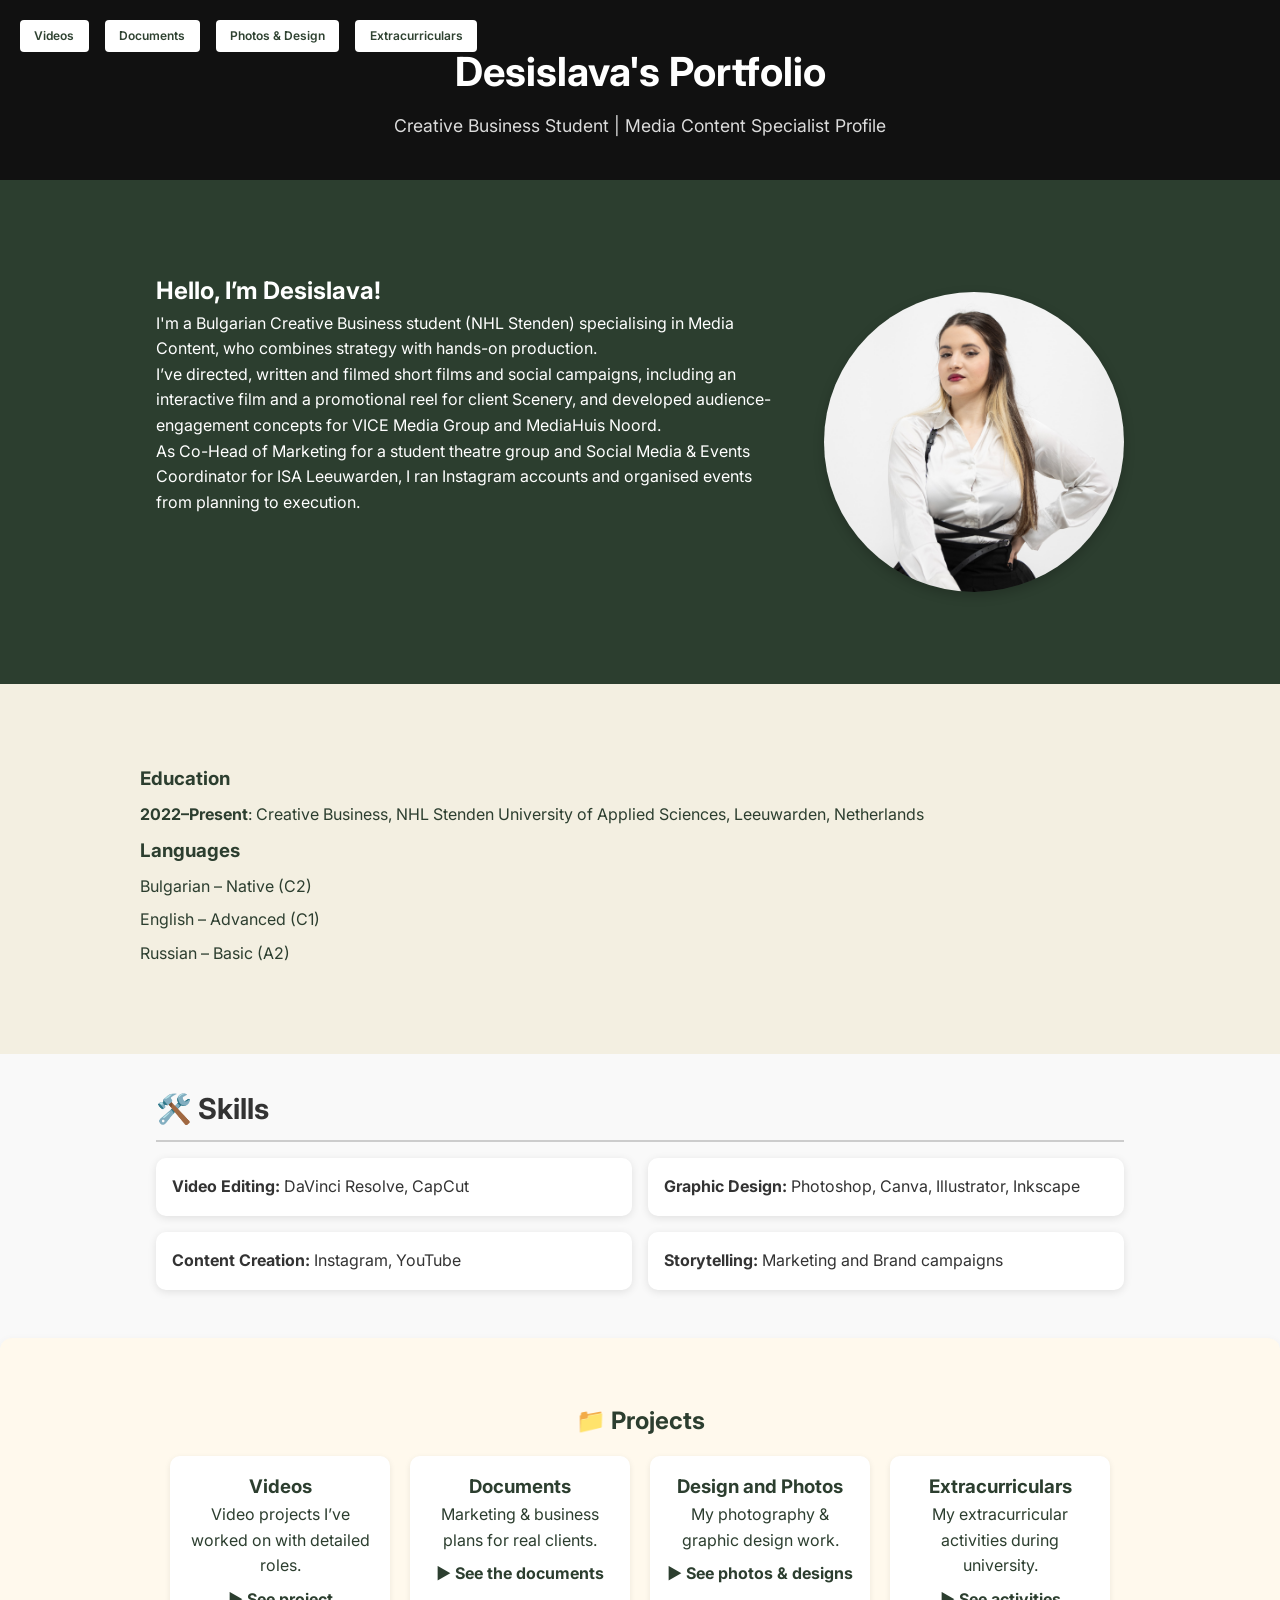
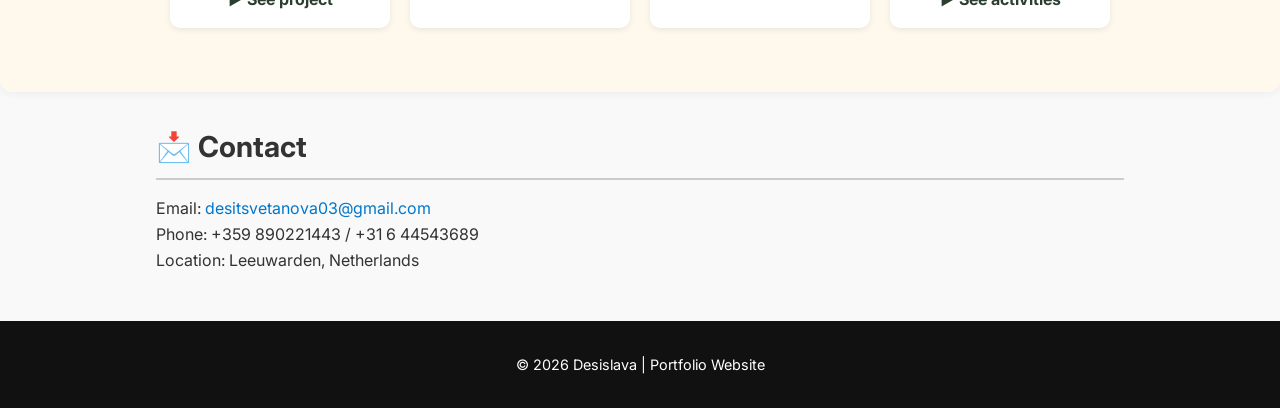
<file: index.html>
<!DOCTYPE html>
<html lang="en">
<head>
  <meta charset="UTF-8" />
  <meta name="viewport" content="width=device-width, initial-scale=1.0" />
  <title>Home</title>

  <!-- Main CSS -->
  <link rel="stylesheet" href="css/style.css" />

  <!-- Fonts -->
  <link href="https://fonts.googleapis.com/css2?family=Inter:wght@400;600;800&display=swap" rel="stylesheet" />

  <!-- AOS Animate on Scroll CSS -->
  <link href="https://cdn.jsdelivr.net/npm/aos@2.3.4/dist/aos.css" rel="stylesheet" />
</head>
<body>

  <!-- Header -->
  <header class="main-header">
    <div class="menu-buttons">
      <a href="project-page1.html">Videos</a>
      <a href="documents.html">Documents</a>
      <a href="photos&design.html">Photos & Design</a>
      <a href="extracurricular.html">Extracurriculars</a>
    </div>
    <h1>Desislava's Portfolio</h1>
    <p>Creative Business Student | Media Content Specialist Profile</p>
  </header>

  <!-- About Section -->
  <section class="about-section" data-aos="fade-in">
    <div class="container about-wrapper">
      <!-- Text Left -->
      <div class="about-text" data-aos="fade-right">
        <h2>Hello, I’m Desislava!</h2>
        <p>
          I'm a Bulgarian Creative Business student (NHL Stenden) specialising in Media Content, who combines strategy with hands-on production. 
          <p></p>I’ve directed, written and filmed short films and social campaigns, including an interactive film and a promotional reel for client Scenery, and developed audience-engagement concepts for VICE Media Group and MediaHuis Noord.</p> 
         <p></p> As Co-Head of Marketing for a student theatre group and Social Media & Events Coordinator for ISA Leeuwarden, I ran Instagram accounts and organised events from planning to execution.</p>
        </p>
        
        <p>
          
        </p>
      </div>

      <!-- Image Right -->
      <div class="about-image" data-aos="fade-left">
        <img src="images/IMG_4377.jpg" alt="Desislava Portrait" />
      </div>
    </div>
  </section>

  <!-- Education + Languages Section -->
  <section class="info-section beige-bg">
    <div class="info-box" data-aos="zoom-in-up">
      <h3>Education</h3>
      <ul>
        <li><strong>2022–Present</strong>: Creative Business, NHL Stenden University of Applied Sciences, Leeuwarden, Netherlands</li>
      </ul>

      <h3>Languages</h3>
      <ul>
        <li>Bulgarian – Native (C2)</li>
        <li>English – Advanced (C1)</li>
        <li>Russian – Basic (A2)</li>
      </ul>
    </div>
  </section>

  <!-- Skills Section -->
  <section class="section">
    <div class="container">
      <h2 data-aos="fade-up">🛠️ Skills</h2>
      <div class="skills">
        <div class="card" data-aos="fade-up" data-aos-delay="100"><strong>Video Editing:</strong> DaVinci Resolve, CapCut</div>
        <div class="card" data-aos="fade-up" data-aos-delay="200"><strong>Graphic Design:</strong> Photoshop, Canva, Illustrator, Inkscape</div>
        <div class="card" data-aos="fade-up" data-aos-delay="300"><strong>Content Creation:</strong> Instagram, YouTube</div>
        <div class="card" data-aos="fade-up" data-aos-delay="400"><strong>Storytelling:</strong> Marketing and Brand campaigns</div>
      </div>
    </div>
  </section>

  <!-- Pages Section -->
  <section class="projects-section">
    <div class="container">
      <h2 data-aos="fade-up">📁 Projects</h2>
      <div class="projects">
        <div class="project" data-aos="zoom-in"><h3>Videos</h3><p>Video projects I’ve worked on with detailed roles.</p><a href="project-page1.html">▶ See project</a></div>
        <div class="project" data-aos="zoom-in" data-aos-delay="100"><h3>Documents</h3><p>Marketing & business plans for real clients.</p><a href="documents.html">▶ See the documents</a></div>
        <div class="project" data-aos="zoom-in" data-aos-delay="200"><h3>Design and Photos</h3><p>My photography & graphic design work.</p><a href="photos&design.html">▶ See photos & designs</a></div>
     <div class="project" data-aos="zoom-in" data-aos-delay="200"><h3>Extracurriculars</h3><p>My extracurricular activities during university.</p><a href="extracurricular.html">▶ See activities</a></div>
      </div>
    </div>
  </section>

  <!-- Contact Section -->
  <section class="section">
    <div class="container">
      <h2 data-aos="fade-up">📩 Contact</h2>
      <p>Email: <a href="mailto:desitsvetanova03@gmail.com">desitsvetanova03@gmail.com</a></p>
      <p>Phone: +359 890221443 / +31 6 44543689</p>
      <p>Location: Leeuwarden, Netherlands</p>
    </div>
  </section>

  <!-- Footer -->
  <footer class="main-footer">
    &copy; 2026 Desislava | Portfolio Website
  </footer>

  <!-- AOS JS -->
  <script src="https://cdn.jsdelivr.net/npm/aos@2.3.4/dist/aos.js"></script>
  <script>
    AOS.init({
      duration: 800,
      once: true
    });
  </script>

</body>
</html>
</file>
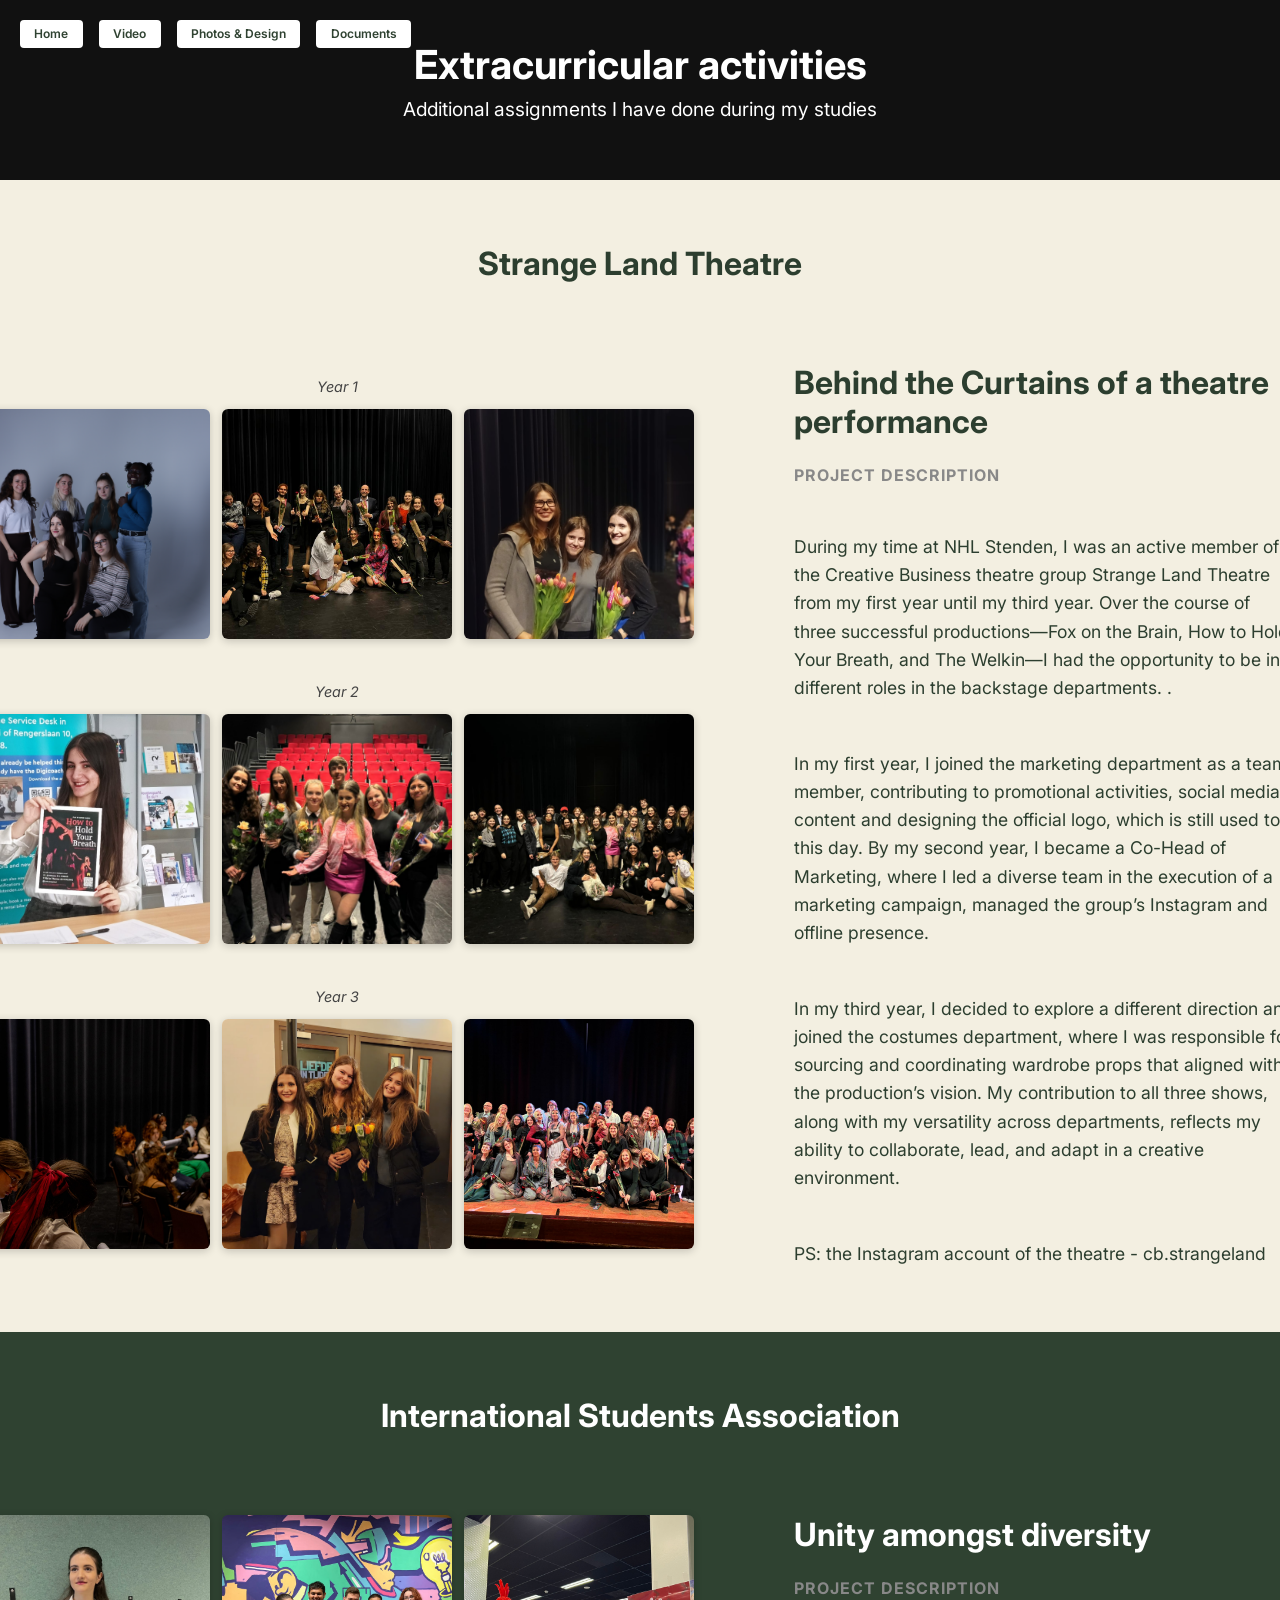
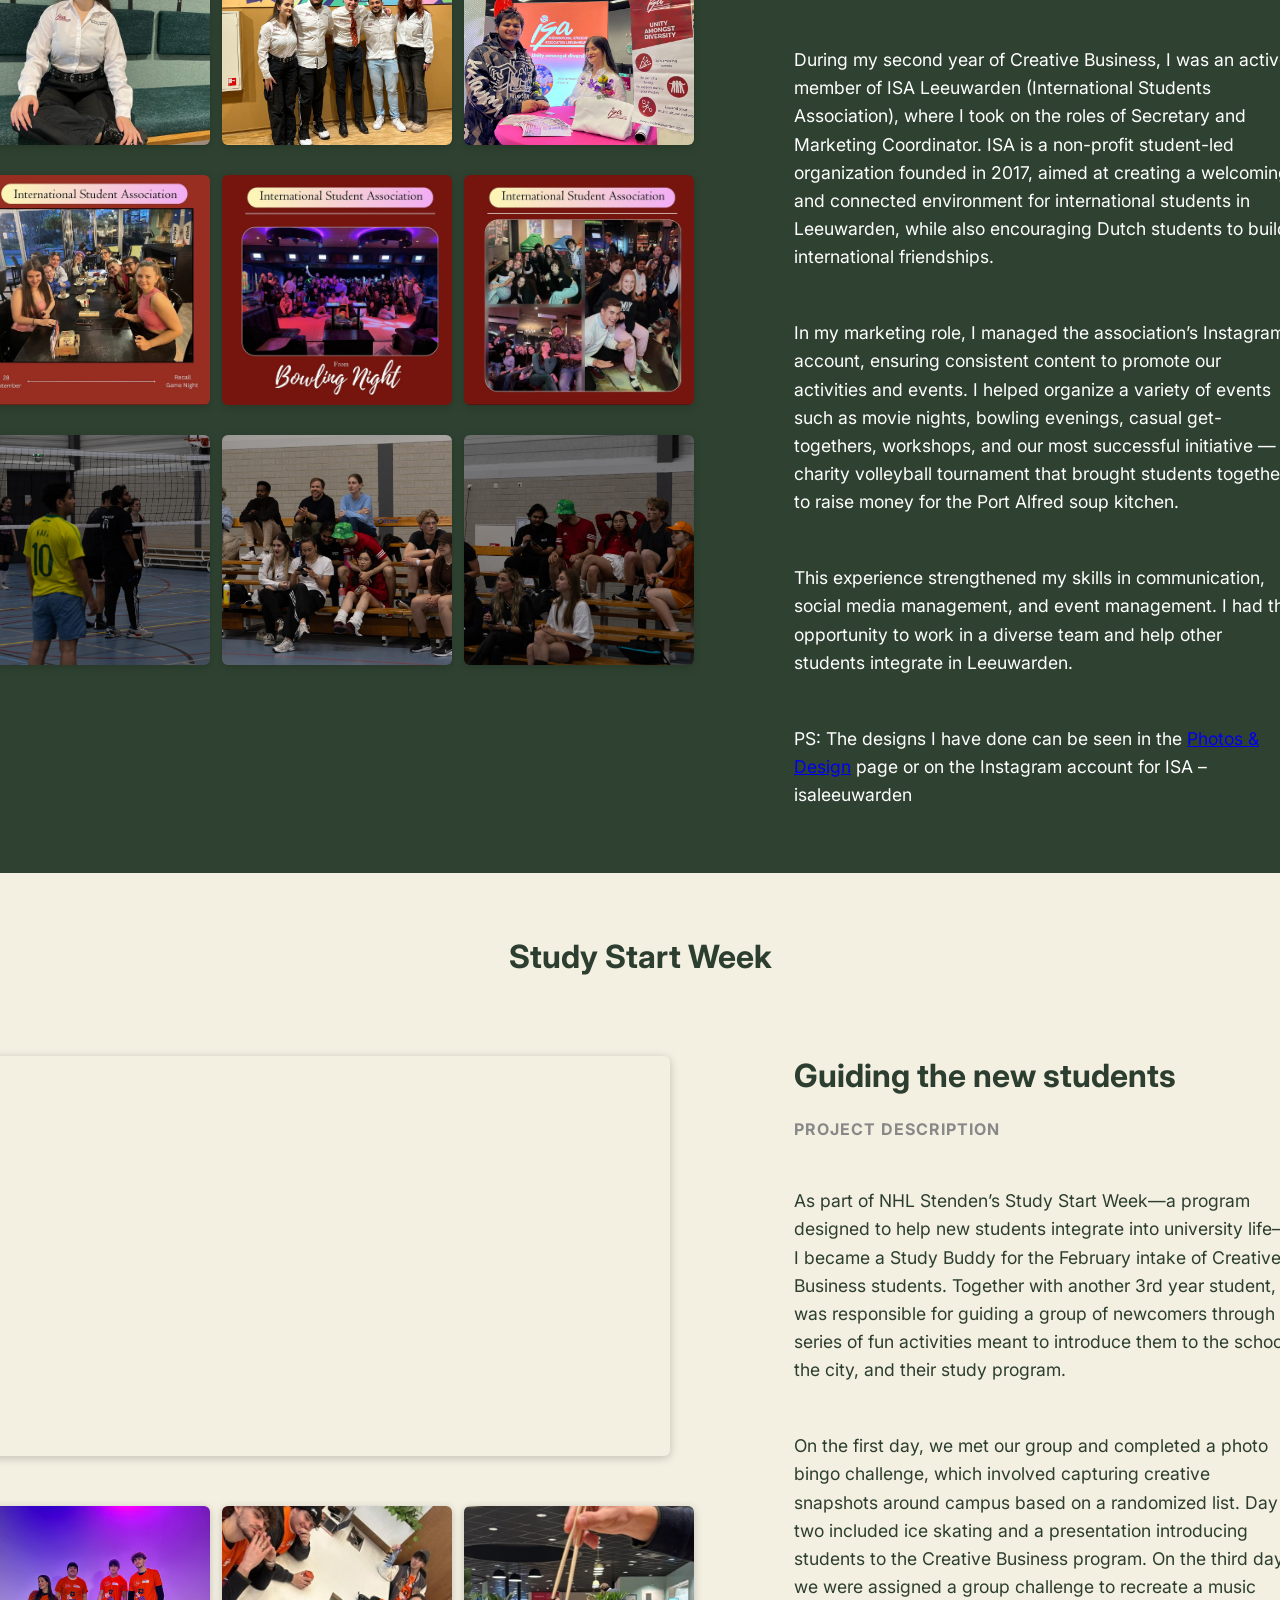
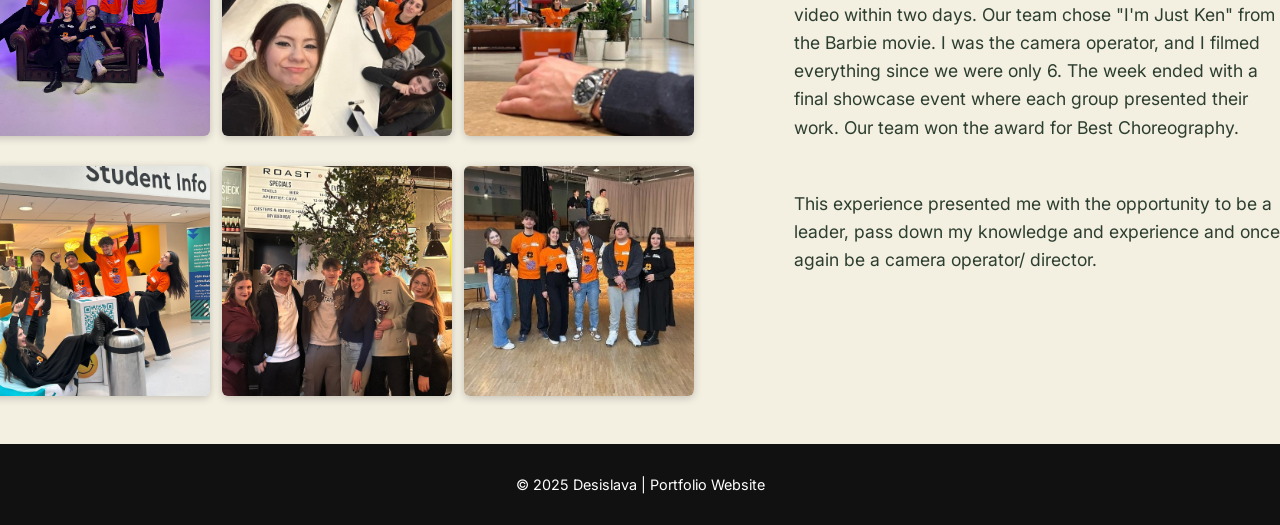
<file: extracurricular.html>
<!DOCTYPE html>
<html lang="en">
<head>
  <meta charset="UTF-8" />
  <meta name="viewport" content="width=device-width, initial-scale=1.0"/>
  <title>Extracurriculars</title>

  <!-- Main CSS -->
  <link rel="stylesheet" href="css/extra.css" />

  <!-- Google Fonts -->
  <link href="https://fonts.googleapis.com/css2?family=Inter:wght@400;600;800&display=swap" rel="stylesheet" />

  <!-- AOS Animate on Scroll CSS -->
  <link href="https://cdn.jsdelivr.net/npm/aos@2.3.4/dist/aos.css" rel="stylesheet" />
</head>
<body>

  <!-- Header -->
  <header data-aos="fade-down">
    <div class="menu-buttons">
      <a href="index.html">Home</a>
      <a href="project-page1.html">Video</a>
      <a href="photos&design.html">Photos & Design</a>
        <a href="documents.html">Documents</a>
    </div>
    <h1>Extracurricular activities</h1>
    <p>Additional assignments I have done during my studies</p>
  </header>

  <!-- Section 1 -Theatre  -->
  <section class="collage-block beige-bg" data-aos="fade-up">
    <h1 class="collage-title" data-aos="fade-right">Strange Land Theatre</h1>
    <div class="collage-wrapper">
      <div class="photo-collage" data-aos="fade-right">
        <div class="photo-grid">

  <!-- Row 1 -->
  <div class="photo-row">
    <p class="photo-caption">Year 1</p>
    <img src="images/marketingY1.JPG" alt="Photo 1">
    <img src="images/marketingY1.3.jpg" alt="Photo 2">
    <img src="images/marketingY1.4.jpg" alt="Photo 3">
  </div>

  <!-- Row 2 -->
  <div class="photo-row">
    <p class="photo-caption">Year 2</p>
    <img src="images/markY2.1.jpg" alt="Photo 4">
    <img src="images/markY2.3.jpg" alt="Photo 5">
    <img src="images/markY2.4.jpg" alt="Photo 6">
  </div>

  <!-- Row 3 -->
  <div class="photo-row">
    <p class="photo-caption">Year 3</p>
    <img src="images/costumes1.jpg" alt="Photo 7">
    <img src="images/costumes3.jpg" alt="Photo 8">
    <img src="images/costumes2.jpg" alt="Photo 9">
  </div>

</div>

      </div>
      <div class="collage-text" data-aos="fade-left">
       
        
        <h2>Behind the Curtains of a theatre performance</h2>
        <h4> Project Description</h4>
        <p>During my time at NHL Stenden, I was an active member of the Creative Business theatre group Strange Land Theatre from my first year until my third year. Over the course of three successful productions—Fox on the Brain, How to Hold Your Breath, and The Welkin—I had the opportunity to be in different roles in the backstage departments. .</p>
        <p>In my first year, I joined the marketing department as a team member, contributing to promotional activities, social media content and designing the official logo, which is still used to this day. By my second year, I became a Co-Head of Marketing, where I led a diverse team in the execution of a marketing campaign, managed the group’s Instagram and offline presence. </p>
        <p>In my third year, I decided to explore a different direction and joined the costumes department, where I was responsible for sourcing and coordinating wardrobe props that aligned with the production’s vision. My contribution to all three shows, along with my versatility across departments, reflects my ability to collaborate, lead, and adapt in a creative environment.</p>
      <p>PS: the Instagram account of the theatre - cb.strangeland</p>
      </div>
    </div>
  </section>


     <!-- Section 2 - ISA -->
<section class="collage-block green-bg" data-aos="fade-up">
  <h1 class="collage-title" data-aos="fade-right">International Students Association </h1>
  <div class="collage-wrapper">
    
    <!-- FIXED: Only ONE photo-collage wrapper -->
    <div class="photo-collage" data-aos="fade-right">
      <div class="photo-grid">

        <!-- Row 4 -->
        <div class="photo-row">
       
          <img src="images/ISAme.jpg" alt="Photo 3">
          <img src="images/ISAGroupP.jpg" alt="Photo 1">
          <img src="images/ISApromo.jpg" alt="Photo 2">
        </div>

        <!-- Row 5 -->
        <div class="photo-row">
         
          <img src="images/ISAGameNight.jpg" alt="Photo 4">
          <img src="images/ISAbowlling2.jpg" alt="Photo 5">
          <img src="images/ISAsomething.jpg" alt="Photo 6">
        </div>

        <!-- Row 6 -->
        <div class="photo-row">
        
          <img src="images/ISAvolleyball1.jpg" alt="Photo 7">
          <img src="images/ISAvolleyball2.jpg" alt="Photo 8">
          <img src="images/ISAvolleyball3.jpg" alt="Photo 9">
        </div>

      </div>
    </div>

    
    <div class="collage-text" data-aos="fade-left">
      <h2>Unity amongst diversity</h2>
      <h4>Project Description </h4>
      <p>During my second year of Creative Business, I was an active member of ISA Leeuwarden (International Students Association), where I took on the roles of Secretary and Marketing Coordinator. ISA is a non-profit student-led organization founded in 2017, aimed at creating a welcoming and connected environment for international students in Leeuwarden, while also encouraging Dutch students to build international friendships.</p>
      <p>In my marketing role, I managed the association’s Instagram account, ensuring consistent content to promote our activities and events. I helped organize a variety of events such as movie nights, bowling evenings, casual get-togethers, workshops, and our most successful initiative — a charity volleyball tournament that brought students together to raise money for the Port Alfred soup kitchen.</p>
      <p>This experience strengthened my skills in communication, social media management, and event management. I had the opportunity to work in a diverse team and help other students integrate in Leeuwarden.</p>
      <p>PS: The designs I have done can be seen in the <a href="photos&design.html" target="_blank">Photos & Design</a> page or on the Instagram account for ISA – isaleeuwarden</p>
    </div>
  </div>
</section>

  


 <!-- Section 3 -SSW  -->
  <section class="collage-block beige-bg" data-aos="fade-up">
    <h1 class="collage-title" data-aos="fade-right">Study Start Week </h1>
    <div class="collage-wrapper">
      <div class="photo-collage" data-aos="fade-right">
        <div class="photo-grid">

  <!-- Row 7 -->
   <div class="video-row">
  <iframe src="https://drive.google.com/file/d/1l4pnS8DKH4mOiqqJtVXYocZ0nD3L-KeN/preview" width="700" height="400" allow="autoplay"></iframe>
</div>




  <!-- Row 8-->
  <div class="photo-row">
    <img src="images/ssw1.jpg" alt="Photo 4">
    <img src="images/ssw2.jpg" alt="Photo 5">
    <img src="images/ssw6.jpg" alt="Photo 6">
   
  </div>

  <!-- Row 9 -->
  <div class="photo-row">
    <img src="images/ssw3.jpg" alt="Photo 7">
    <img src="images/ssw4.jpg" alt="Photo 8">
    <img src="images/ssw5.jpg" alt="Photo 9">
  
  </div>

</div>

      </div>
      <div class="collage-text" data-aos="fade-left">
       
        
        <h2>Guiding the new students</h2>
        <h4> Project Description</h4>
        <p>As part of NHL Stenden’s Study Start Week—a program designed to help new students integrate into university life—I became a Study Buddy for the February intake of Creative Business students. Together with another 3rd year student, I was responsible for guiding a group of newcomers through a series of fun activities meant to introduce them to the school, the city, and their study program.</p>
        <p>On the first day, we met our group and completed a photo bingo challenge, which involved capturing creative snapshots around campus based on a randomized list. Day two included ice skating and a presentation introducing students to the Creative Business program. On the third day, we were assigned a group challenge to recreate a music video within two days. Our team chose "I'm Just Ken" from the Barbie movie. I was the camera operator, and I filmed everything since we were only 6. The week ended with a final showcase event where each group presented their work. Our team  won the award for Best Choreography. </p>
        <p>This experience presented me with the opportunity to be a leader, pass down my knowledge and experience and once again be a camera operator/ director.   </p>
      
      </div>
    </div>
  </section>


  <!-- Footer -->
  <footer class="main-footer" data-aos="fade-up">
    &copy; 2025 Desislava | Portfolio Website
  </footer>

  <!-- AOS JS -->
  <script src="https://cdn.jsdelivr.net/npm/aos@2.3.4/dist/aos.js"></script>
  <script>
    AOS.init({
      duration: 800,
      once: true
    });
  </script>

</body>
</html>
</file>
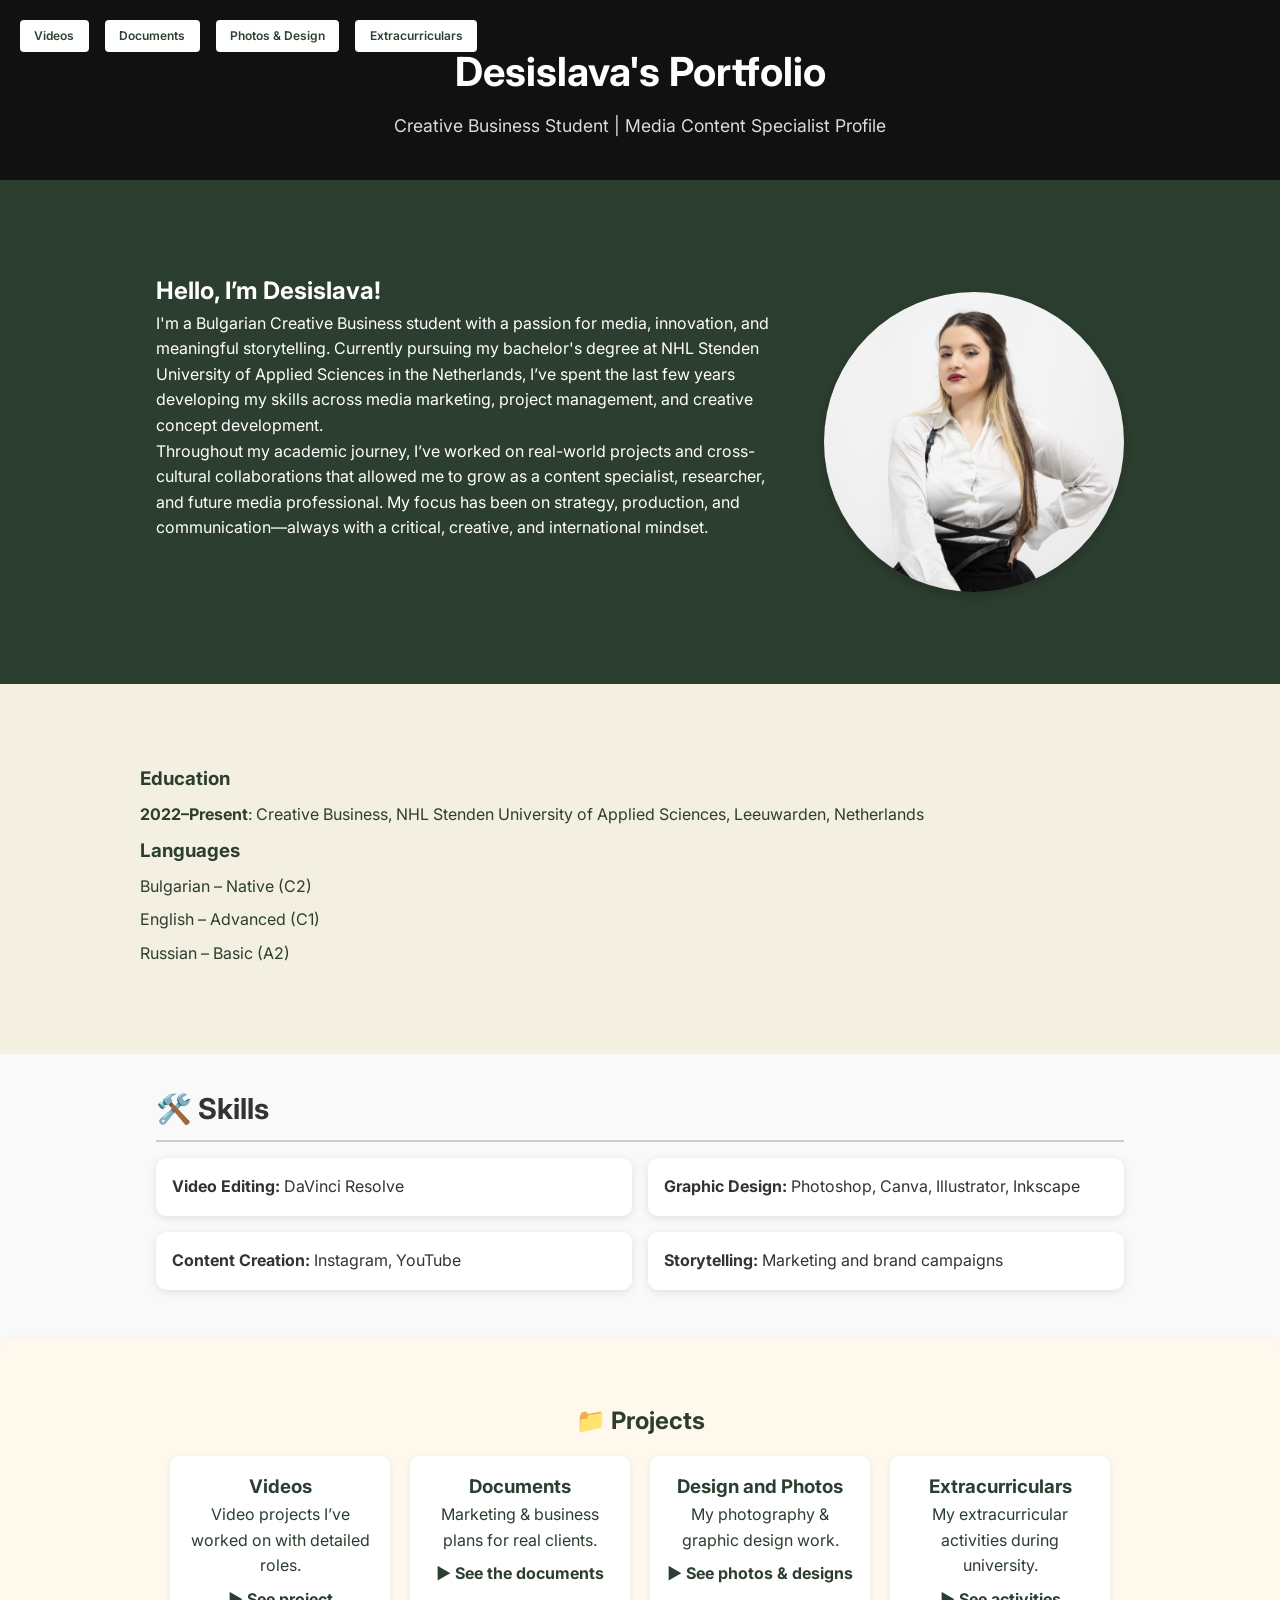
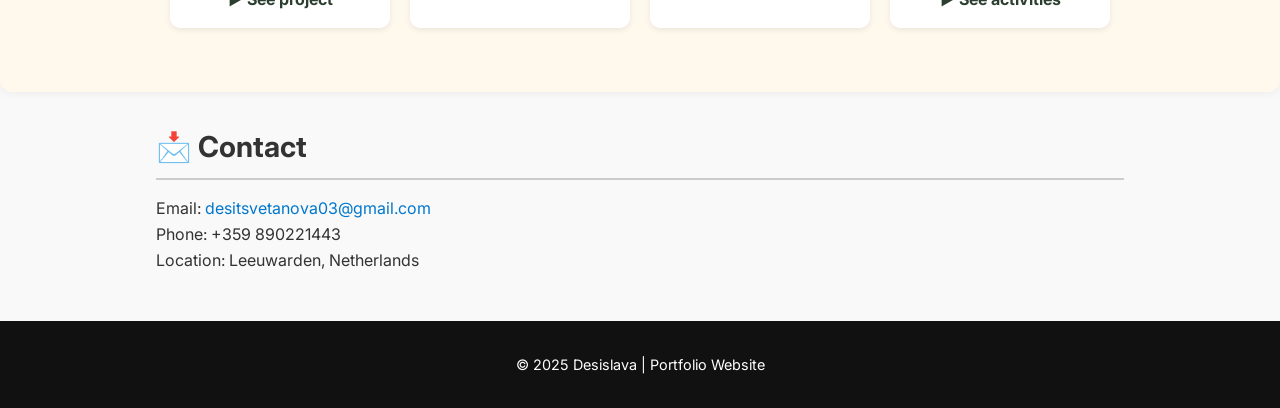
<file: html.html>
<!DOCTYPE html>
<html lang="en">
<head>
  <meta charset="UTF-8" />
  <meta name="viewport" content="width=device-width, initial-scale=1.0" />
  <title>Home</title>

  <!-- Main CSS -->
  <link rel="stylesheet" href="css/style.css" />

  <!-- Fonts -->
  <link href="https://fonts.googleapis.com/css2?family=Inter:wght@400;600;800&display=swap" rel="stylesheet" />

  <!-- AOS Animate on Scroll CSS -->
  <link href="https://cdn.jsdelivr.net/npm/aos@2.3.4/dist/aos.css" rel="stylesheet" />
</head>
<body>

  <!-- Header -->
  <header class="main-header">
    <div class="menu-buttons">
      <a href="project-page1.html">Videos</a>
      <a href="documents.html">Documents</a>
      <a href="photos&design.html">Photos & Design</a>
      <a href="extracurricular.html">Extracurriculars</a>
    </div>
    <h1>Desislava's Portfolio</h1>
    <p>Creative Business Student | Media Content Specialist Profile</p>
  </header>

  <!-- About Section -->
  <section class="about-section" data-aos="fade-in">
    <div class="container about-wrapper">
      <!-- Text Left -->
      <div class="about-text" data-aos="fade-right">
        <h2>Hello, I’m Desislava!</h2>
        <p>
          I'm a Bulgarian Creative Business student with a passion for media, innovation, and meaningful storytelling.
          Currently pursuing my bachelor's degree at NHL Stenden University of Applied Sciences in the Netherlands,
          I’ve spent the last few years developing my skills across media marketing, project management,
          and creative concept development.
        </p>
        <p>
          Throughout my academic journey, I’ve worked on real-world projects and cross-cultural collaborations
          that allowed me to grow as a content specialist, researcher, and future media professional.
          My focus has been on strategy, production, and communication—always with a critical, creative, and international mindset.
        </p>
      </div>

      <!-- Image Right -->
      <div class="about-image" data-aos="fade-left">
        <img src="images/IMG_4377.jpg" alt="Desislava Portrait" />
      </div>
    </div>
  </section>

  <!-- Education + Languages Section -->
  <section class="info-section beige-bg">
    <div class="info-box" data-aos="zoom-in-up">
      <h3>Education</h3>
      <ul>
        <li><strong>2022–Present</strong>: Creative Business, NHL Stenden University of Applied Sciences, Leeuwarden, Netherlands</li>
      </ul>

      <h3>Languages</h3>
      <ul>
        <li>Bulgarian – Native (C2)</li>
        <li>English – Advanced (C1)</li>
        <li>Russian – Basic (A2)</li>
      </ul>
    </div>
  </section>

  <!-- Skills Section -->
  <section class="section">
    <div class="container">
      <h2 data-aos="fade-up">🛠️ Skills</h2>
      <div class="skills">
        <div class="card" data-aos="fade-up" data-aos-delay="100"><strong>Video Editing:</strong> DaVinci Resolve</div>
        <div class="card" data-aos="fade-up" data-aos-delay="200"><strong>Graphic Design:</strong> Photoshop, Canva, Illustrator, Inkscape</div>
        <div class="card" data-aos="fade-up" data-aos-delay="300"><strong>Content Creation:</strong> Instagram, YouTube</div>
        <div class="card" data-aos="fade-up" data-aos-delay="400"><strong>Storytelling:</strong> Marketing and brand campaigns</div>
      </div>
    </div>
  </section>

  <!-- Pages Section -->
  <section class="projects-section">
    <div class="container">
      <h2 data-aos="fade-up">📁 Projects</h2>
      <div class="projects">
        <div class="project" data-aos="zoom-in"><h3>Videos</h3><p>Video projects I’ve worked on with detailed roles.</p><a href="project-page1.html">▶ See project</a></div>
        <div class="project" data-aos="zoom-in" data-aos-delay="100"><h3>Documents</h3><p>Marketing & business plans for real clients.</p><a href="documents.html">▶ See the documents</a></div>
        <div class="project" data-aos="zoom-in" data-aos-delay="200"><h3>Design and Photos</h3><p>My photography & graphic design work.</p><a href="photos&design.html">▶ See photos & designs</a></div>
     <div class="project" data-aos="zoom-in" data-aos-delay="200"><h3>Extracurriculars</h3><p>My extracurricular activities during university.</p><a href="extracurricular.html">▶ See activities</a></div>
      </div>
    </div>
  </section>

  <!-- Contact Section -->
  <section class="section">
    <div class="container">
      <h2 data-aos="fade-up">📩 Contact</h2>
      <p>Email: <a href="mailto:desitsvetanova03@gmail.com">desitsvetanova03@gmail.com</a></p>
      <p>Phone: +359 890221443</p>
      <p>Location: Leeuwarden, Netherlands</p>
    </div>
  </section>

  <!-- Footer -->
  <footer class="main-footer">
    &copy; 2025 Desislava | Portfolio Website
  </footer>

  <!-- AOS JS -->
  <script src="https://cdn.jsdelivr.net/npm/aos@2.3.4/dist/aos.js"></script>
  <script>
    AOS.init({
      duration: 800,
      once: true
    });
  </script>

</body>
</html>
</file>
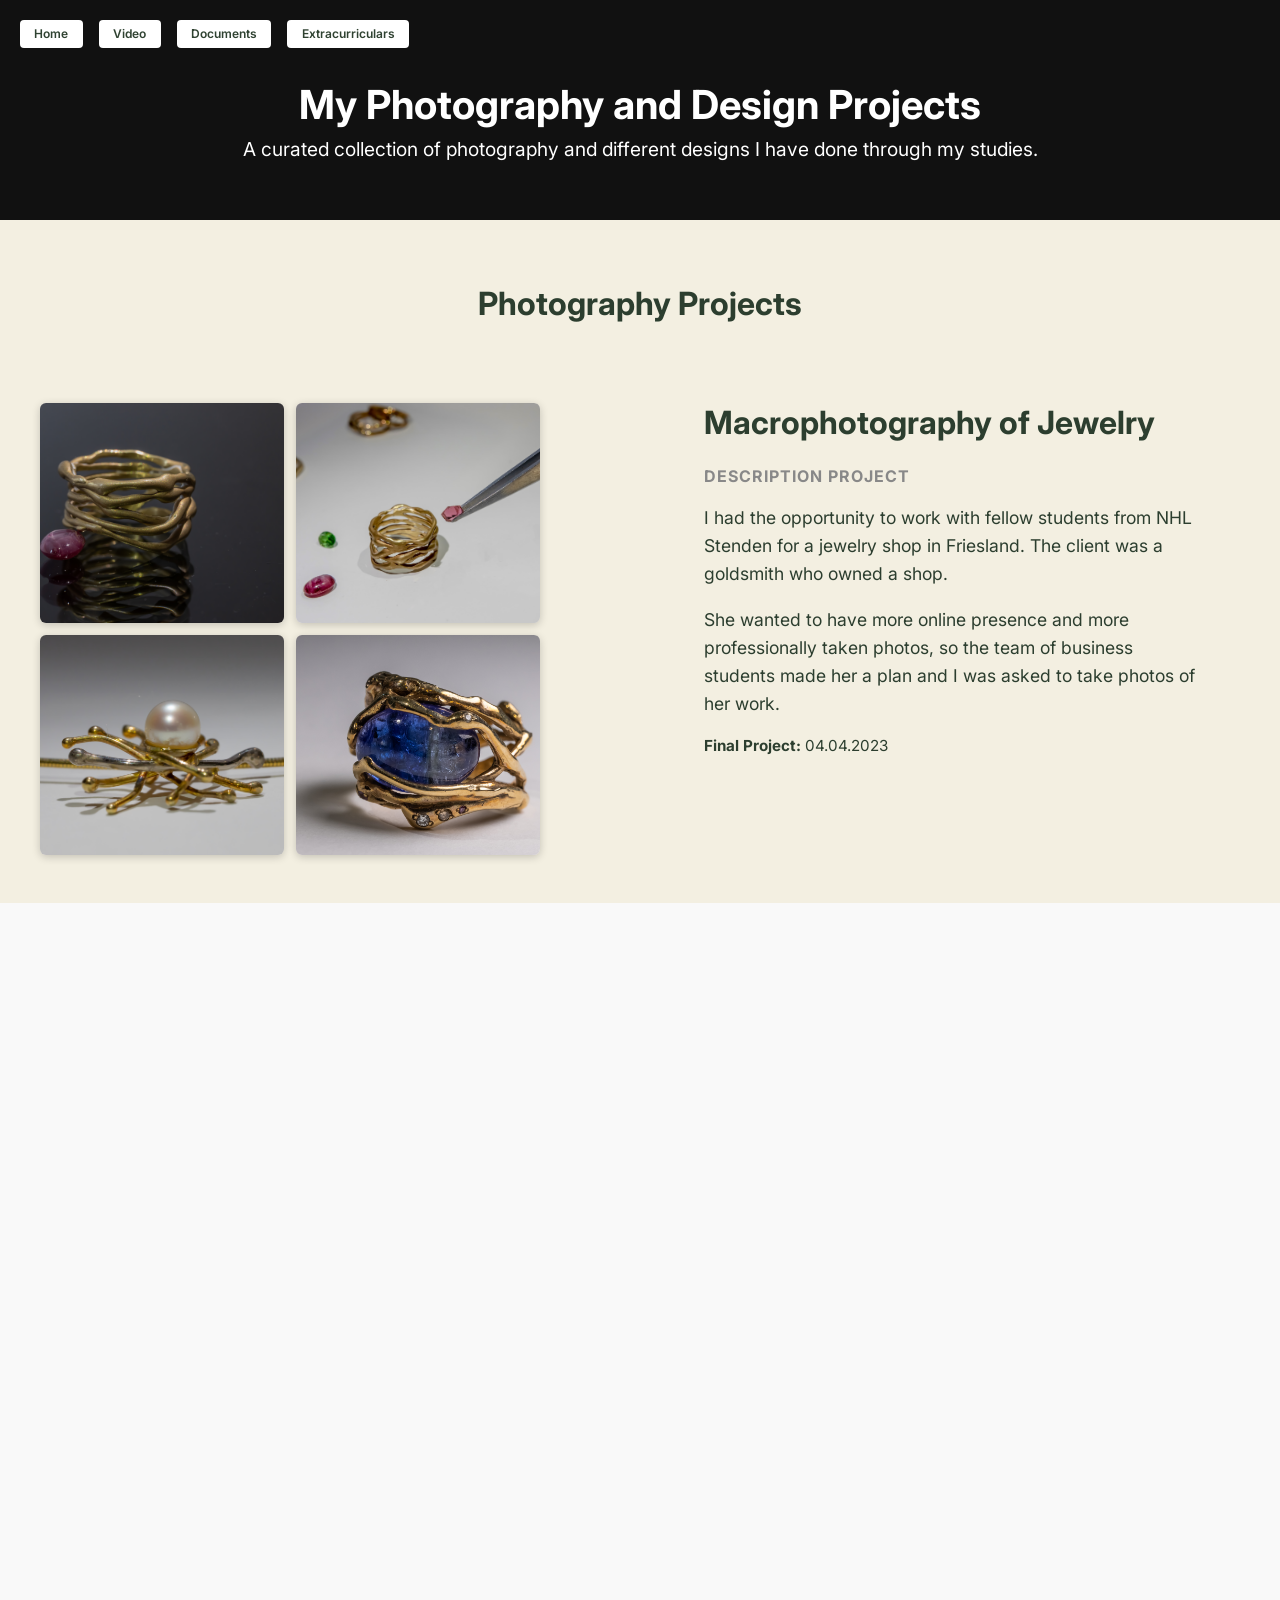
<file: photos&design.html>
<!DOCTYPE html>
<html lang="en">
<head>
  <meta charset="UTF-8" />
  <meta name="viewport" content="width=device-width, initial-scale=1.0" />
  <title> Photography and Design</title>

  <!-- Main CSS -->
  <link rel="stylesheet" href="css/photos-style.css" />

  <!-- Google Fonts -->
  <link href="https://fonts.googleapis.com/css2?family=Inter:wght@400;600;800&display=swap" rel="stylesheet" />

  <!-- AOS Animate on Scroll CSS -->
  <link href="https://cdn.jsdelivr.net/npm/aos@2.3.4/dist/aos.css" rel="stylesheet" />
</head>
<body>

  <!-- Header -->
  <header class="main-header" data-aos="fade-down">
    <div class="menu-buttons">
      <a href="index.html">Home</a>
      <a href="project-page1.html">Video</a>
      <a href="documents.html">Documents</a>
            <a href="extracurricular.html">Extracurriculars</a>

    </div>
    <h1> My Photography and Design Projects</h1>
    <p>A curated collection of photography and different designs I have done through my studies.</p>
  </header>

  <!-- Section 1 - Beige -->
  <section class="collage-block beige-bg" data-aos="fade-up">
    <h1 class="collage-title" data-aos="fade-right">Photography Projects</h1>
    <div class="collage-wrapper">
      <div class="photo-collage" data-aos="fade-right">
        <div class="photo-grid">
          <img src="images/IMG_9949.jpg" alt="Couple 1">
          <img src="images/IMG_9990-3.jpg" alt="Couple 2">
          <img src="images/IMG_0045-2.jpg" alt="Couple 3">
          <img src="images/IMG_9902-2.jpg" alt="Couple 4">
        </div>
      </div>
      <div class="collage-text" data-aos="fade-left">
        <h2>Macrophotography of Jewelry</h2>
        <h4>Description Project</h4>
        <p>I had the opportunity to work with fellow students from NHL Stenden for a jewelry shop in Friesland. The client was a goldsmith who owned a shop.</p>
        <p>She wanted to have more online presence and more professionally taken photos, so the team of business students made her a plan and I was asked to take photos of her work.</p>
        <div class="project-meta">
          <p><strong>Final Project:</strong> 04.04.2023</p>
        </div>
      </div>
    </div>
  </section>

  <!-- Section 2 - Beige -->
 <section class="collage-block beige-bg" data-aos="fade-up">
  <div class="collage-wrapper">
    
    <div class="photo-collage" data-aos="fade-right">
      <div class="nature-grid">
        <img src="images/IMG_7186.JPG" alt="Nature 1">
        <img src="images/IMG_7168.JPG" alt="Nature 2">
        <img src="images/IMG_7150.JPG" alt="Nature 3">
        <img src="images/IMG_7187.JPG" alt="Nature 4">
      </div>
    </div>

    <div class="collage-text" data-aos="fade-left">
      <h2>Macrophotography in Nature</h2>
      <h4>As a Hobby</h4>
      <p>I took the initiative to practice my skills in my free time. That’s why, when there was good weather outside I took advantage of it.</p>
      <p>In addition, all of the photos and videos I have made were shot with Canon 90D or Canon 80D with different lenses ranging between 50mm and 300mm.</p>
    </div>

  </div>
</section>

<section class="collage-block green-bg" data-aos="fade-up">
  <h1 class="collage-title" data-aos="fade-right"> Design Projects</h1>
  <div class="collage-wrapper">

    <!-- Image Grid IN THE MIDDLE -->
    <div class="photo-collage" data-aos="fade-right">
      <div class="insta-grid">
        <img src="images/InstaPost1.jpg" alt="Instagram 1">
        <img src="images/InstaPost2.jpg" alt="Instagram 2">
        <img src="images/InstaPost3.jpg" alt="Instagram 3">
        <img src="images/InstaPost4.jpg" alt="Instagram 4">
        <img src="images/InstaPost5.jpg" alt="Instagram 5">
        <img src="images/instaPost6.jpg" alt="Instagram 6">
      </div>  
    </div>
    <div class="collage-text" data-aos="fade-left">
      <h2>Social Media Designs </h2>
      <h4>Post I have made for the official ISA Instagram account</h4>
      <p>As part of the Marketing team of the International Student Association I had the task to run the Instagram account. One of my key responsibilities was to design promotional posters for upcoming events, such as social gatherings, workshops, and our major activities like game nights and charity tournaments. I then shared these materials through the Instagram platform, using captions, stories, and scheduling strategies to maximize visibility and participation .</p>
      <p>I remained on this position for the duration of my 2nd year at NHL Stenden,  contributing to the ISA's growth and helping foster a more connected and engaged international student network.</p>
    </div>

  </div>
</section>



  <!-- Section 3 - Beige -->
  <section class="collage-block beige-bg" data-aos="fade-up">
    <h1 class="collage-title" data-aos="fade-right"> Other Design Projects</h1>
    <div class="collage-wrapper">
      <div class="photo-collage" data-aos="fade-right">
        <div class="photo-grid">
          <iframe class="doc-frame" src="images/GROWTH STRATEGY INFOGRAPHIC (2).pdf"></iframe>
<iframe class="doc-frame" src="images/Chaos Kitchen Eurasia Infographic.pdf"></iframe>

        </div>
      </div>
      <div class="collage-text" data-aos="fade-left">
        <h2>Infographics</h2>
        <h4> Presenting Research in a Readable way</h4>
        <p>The infographic on the left was created during the fourth semester of my studies. I had to create and display research into the marketing environment of a company. The finished version of the infographic highlights the marketing principles of the client me and my study group were developing products for – Banijai Benelux</p>
        <p>The infographic on the right was created during my second semester in Creative Business. We had our concept, which was a cooking show and every week we had a different task related to that. In week 17, we had to make an infographics so my task was to prepare interesting facts, to upload it to a shared document and make the final look with all of my peers’ facts. </p>
        <div class="project-meta">
       
        </div>
      </div>
    </div>
  </section>

<!-- Section 4- Beige -->

  <section class="collage-block beige-bg" data-aos="fade-up">

    <div class="collage-wrapper">
      <div class="photo-collage" data-aos="fade-right">
        <div class="photo-grid">
          <iframe class="doc-frame" src="images/magazine.pdf"></iframe>
<iframe class="doc-frame" src="images/Orange Collage Journal (1).pdf"></iframe>

        </div>
      </div>
      <div class="collage-text" data-aos="fade-left">
        <h2>Journal and Magazine </h2>
        <h4> The more creative approach</h4>
        <p>In the beginning of my second semester at NHL I received my first ever design task. I had to make a magazine depicting me as an individual. It was mandatory to use Adobe Illustrator. Back then, it was my first time using Illustrator but I did everything by myself – from the design to the photos  </p>
        <p>As time progressed, new assignments arose. For one of them we had to develop an idea and deliver different media products each week for a couple of weeks. My idea was revolving around a mentally ill young girl who killed her brother. Since my first product was from 1st POV, I decided to make a journal to expose the character’s inner thoughts and to show how the illness took over time  . </p>
        <div class="project-meta">
       
        </div>
      </div>
    </div>
  </section>

   <!-- Image Grid ( Section 5 - green) -->
<section class="collage-block beige-bg" data-aos="fade-up">
  
  <div class="collage-wrapper">

   
    <div class="photo-collage" data-aos="fade-right">
      <div class="brochure-grid">
        <img src="images/brochure1.jpg" alt="Brochure 1">
        <img src="images/brochure2.jpg" alt="Brochure 2">
        <img src="images/брошура.png" alt="Brochure 3">
        <img src="images/lemonade.jpg" alt="Menu 1">
      </div>
    </div>
    <div class="collage-text" data-aos="fade-left">
      <h2>Brochures and Menus</h2>
      <h4>Showing Places and Cuisine</h4>
      <p>At Creative Business, we also took a look at printed media. Thus, some of my tasks included developing travel brochures and menus for restaurants.</p>
      <p>It was encouraged to use the Adobe Creative Cloud apps like Illustrator. My work was a mix, and I used both Illustrator and Canva to create these brochures and menus.</p>
    </div>

  </div>
</section>


  <!-- Footer -->
  <footer class="main-footer" data-aos="fade-up">
    &copy; 2025 Desislava | Portfolio Website
  </footer>

  <!-- AOS JS -->
  <script src="https://cdn.jsdelivr.net/npm/aos@2.3.4/dist/aos.js"></script>
  <script>
    AOS.init({
      duration: 800,
      once: true
    });
  </script>

</body>
</html>
</file>
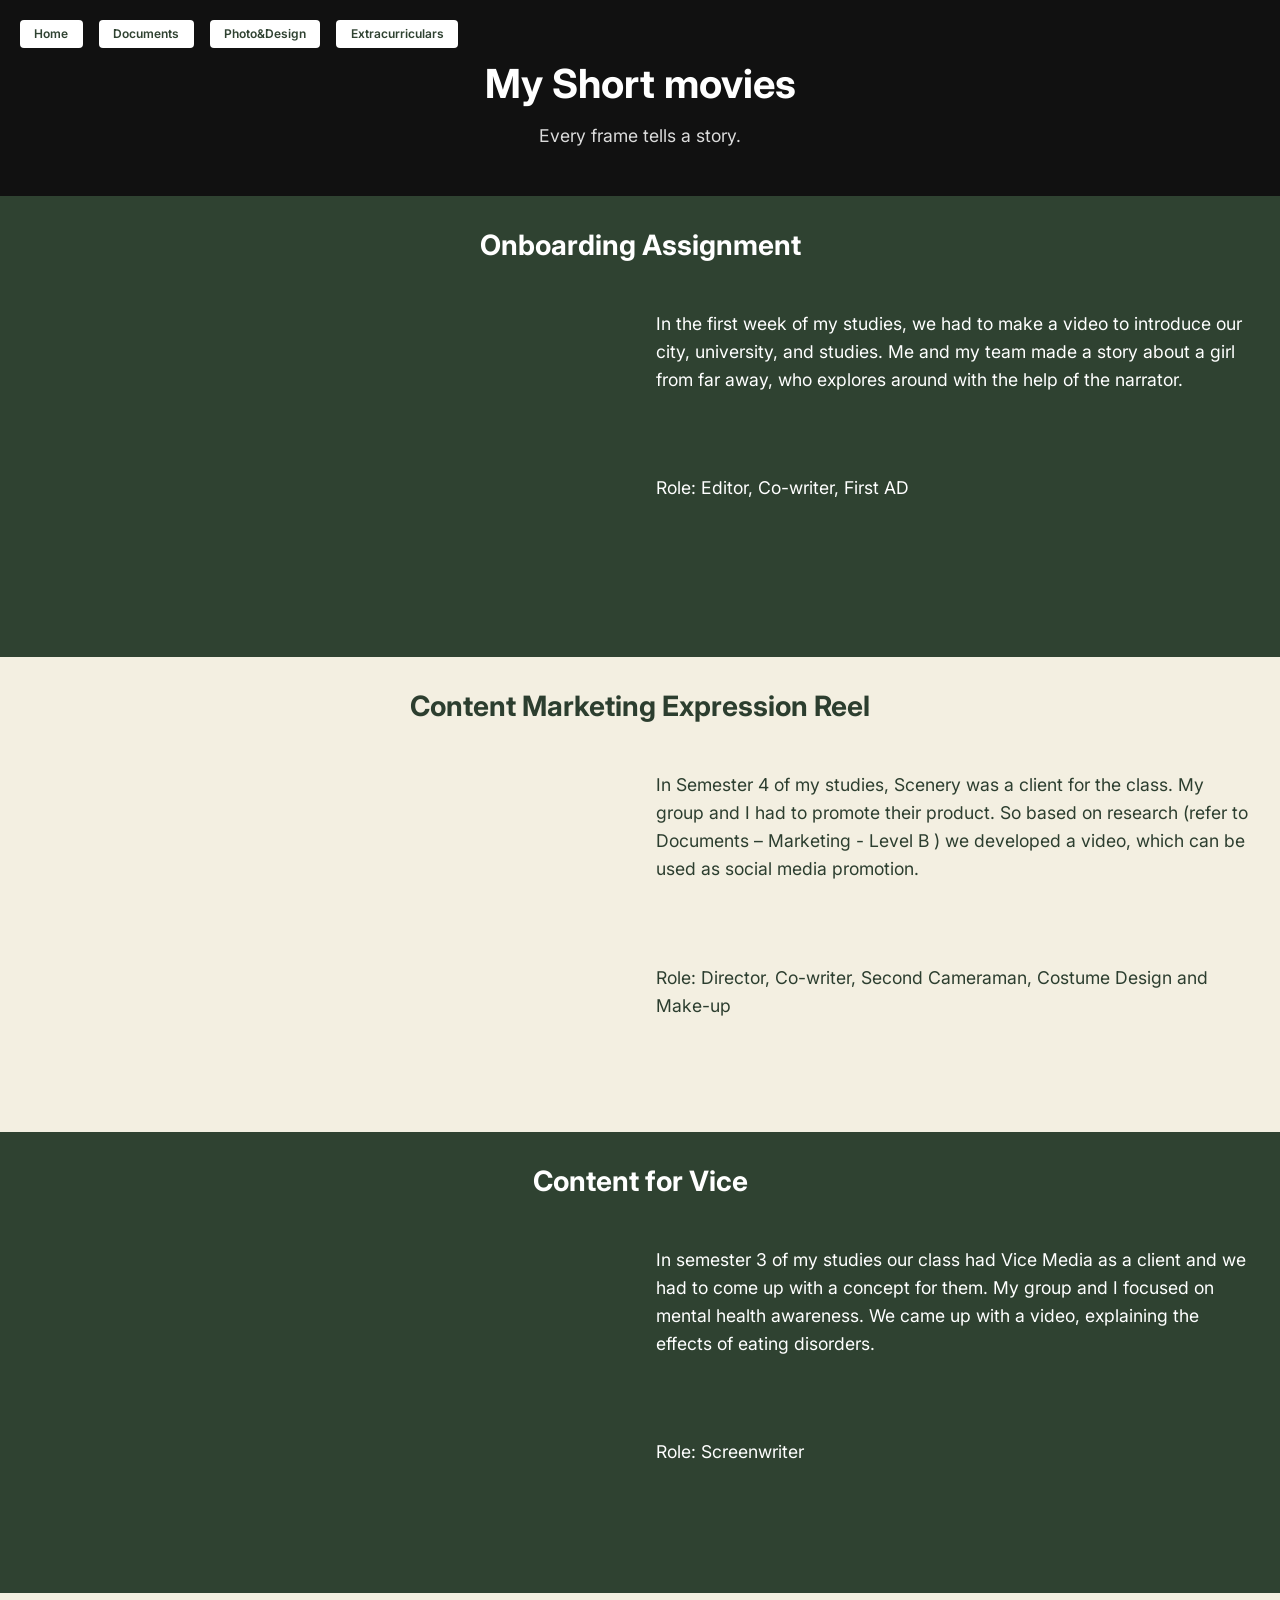
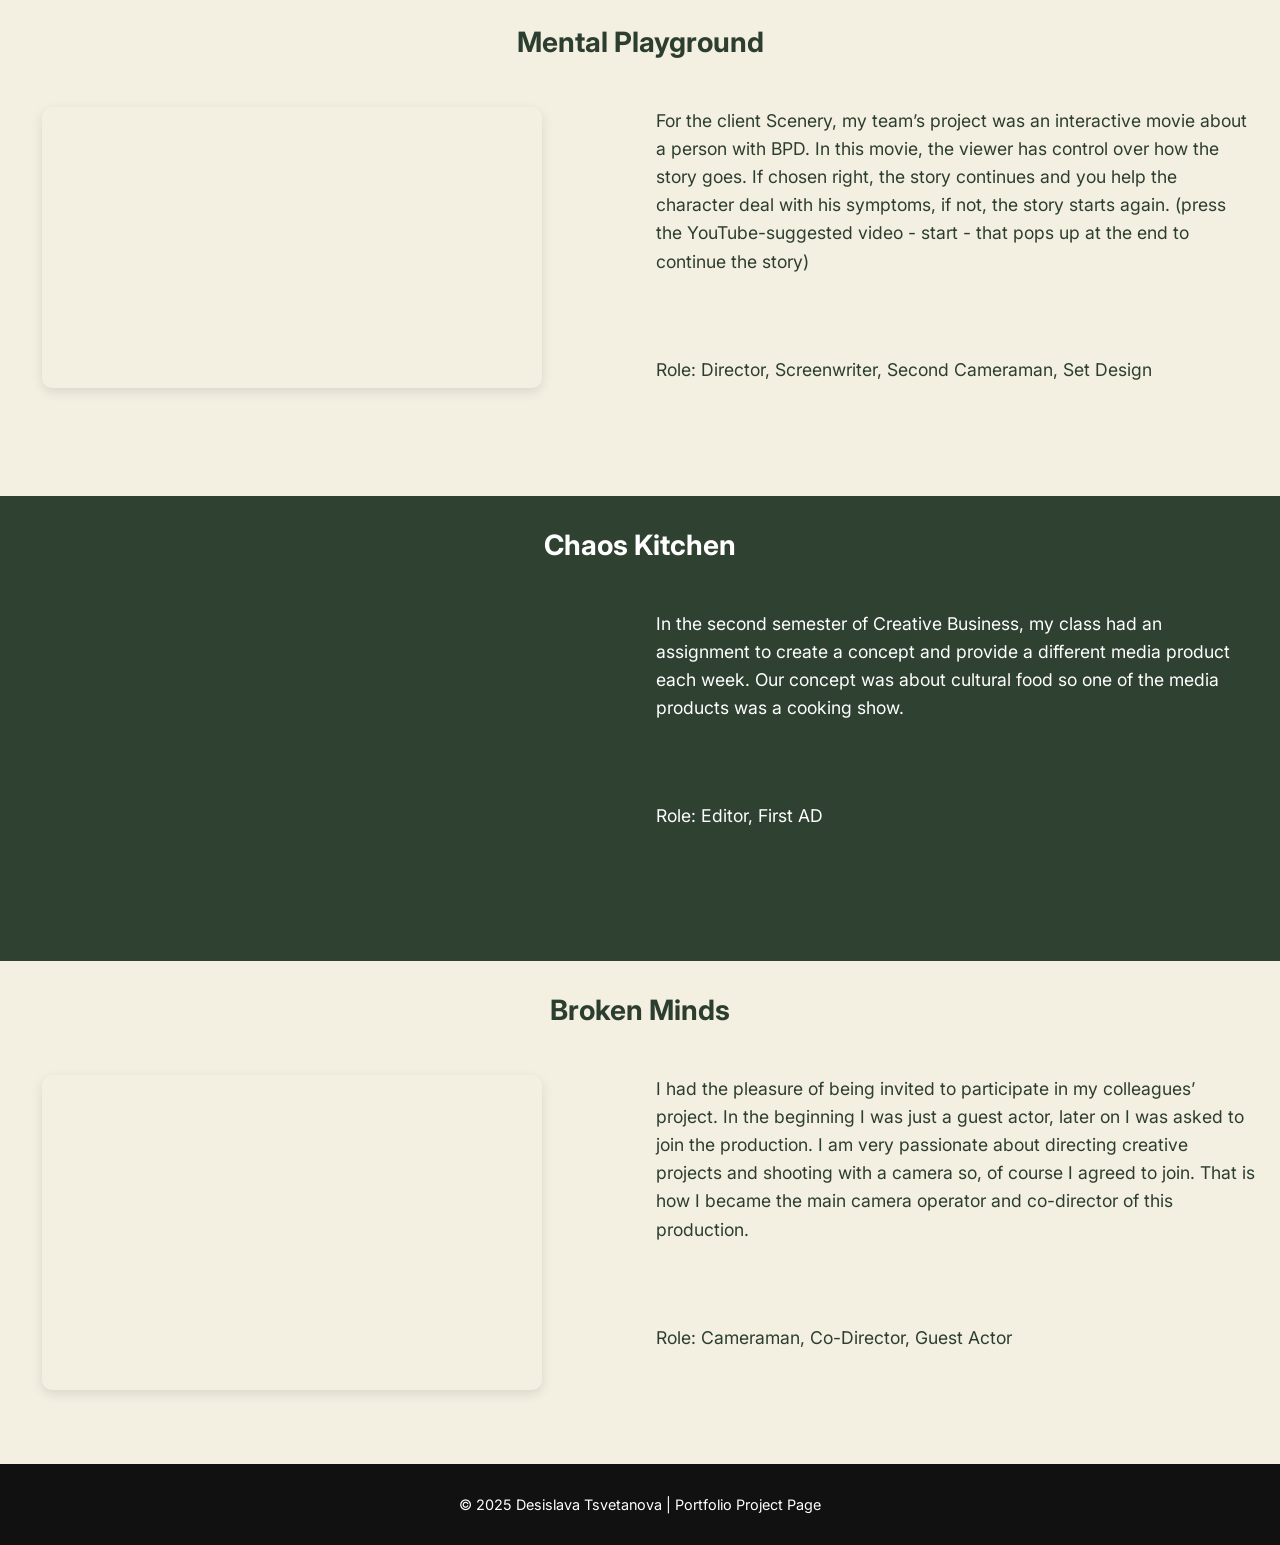
<file: project-page1.html>
<!DOCTYPE html>
<html lang="bg">
<head>
  <meta charset="UTF-8" />
  <meta name="viewport" content="width=device-width, initial-scale=1.0" />
  <title>Video Content</title>

  <!-- Main CSS -->
  <link rel="stylesheet" href="css/video-style.css" />

  <!-- Google Fonts -->
  <link href="https://fonts.googleapis.com/css2?family=Inter:wght@400;600;800&display=swap" rel="stylesheet" />

  <!-- AOS Animate on Scroll CSS -->
  <link href="https://cdn.jsdelivr.net/npm/aos@2.3.4/dist/aos.css" rel="stylesheet" />
</head>
<body>

  <!-- Header -->
  <header class="main-header" data-aos="fade-down">
    <div class="menu-buttons">
      <a href="index.html">Home</a>
      <a href="documents.html">Documents</a>
      <a href="photos&design.html">Photo&Design</a>
            <a href="extracurricular.html">Extracurriculars</a>

    </div>
    <h1> My Short movies</h1>
    <p>Every frame tells a story.</p>
  </header>



  <!-- Block 1 green -->
  <section class="video-block green-bg" data-aos="fade-up">
    <div class="content-wrapper">
      <div class="video-title" data-aos="fade-right">
        <h3>Onboarding Assignment</h3>
      </div>
      <div class="video-layout">
        <div class="video-left" data-aos="fade-right">
<iframe width="500" height="315" src="https://www.youtube.com/embed/jSF4rvHQT8I?si=aK5St6qEP-oys1DK" title="YouTube video player" frameborder="0" allow="accelerometer; autoplay; clipboard-write; encrypted-media; gyroscope; picture-in-picture; web-share" referrerpolicy="strict-origin-when-cross-origin" allowfullscreen></iframe>
        </div>
        <div class="video-text" data-aos="fade-left">
          <p>In the first week of my studies, we had to make a video to introduce our city, university, and studies. Me and my team  made a story about a girl from far away, who explores around with the help of the narrator. </p>
          <p> Role: Editor, Co-writer, First AD</p>
        </div>
      </div>
    </div>
  </section>



  <!-- block 2 beige -->
  <section class="video-block beige-bg" data-aos="fade-up">
    <div class="content-wrapper">
      <div class="video-title" data-aos="fade-right">
        <h3>Content Marketing Expression Reel</h3>
      </div>
      <div class="video-layout">
        <div class="video-left" data-aos="fade-right">
           <iframe width="500" height="315" 
          src="https://www.youtube.com/embed/lJUuLggoN40" 
          title="YouTube Short: lJUuLggoN40" 
          frameborder="0" 
          allow="accelerometer; autoplay; clipboard-write; encrypted-media; gyroscope; picture-in-picture; web-share" 
          allowfullscreen>
  </iframe>
        </div>
        <div class="video-text" data-aos="fade-left">
          <p>In Semester 4 of my studies, Scenery was a client for the class. My group and I had to promote their product. So based on research (refer to Documents – Marketing - Level B ) we developed a video, which can be used as social media promotion.</p>
          <p>Role: Director, Co-writer, Second Cameraman, Costume Design and Make-up</p>
        </div>
      </div>
    </div>
  </section>




  <!-- block 3 green -->
  <section class="video-block green-bg" data-aos="fade-up">
    <div class="content-wrapper">
      <div class="video-title" data-aos="fade-right">
        <h3>Content for Vice </h3>
      </div>
      <div class="video-layout">
        <div class="video-left" data-aos="fade-right">
          <iframe width="500" height="315" src="https://www.youtube.com/embed/wajWORpKo6s?si=_Ad_UMogWrsZNd--" title="YouTube video player" frameborder="0" allow="accelerometer; autoplay; clipboard-write; encrypted-media; gyroscope; picture-in-picture; web-share" referrerpolicy="strict-origin-when-cross-origin" allowfullscreen></iframe>
        </div>
        <div class="video-text" data-aos="fade-left">
          <p>In semester 3 of my studies our class had Vice Media as a client and we had to come up with a concept for them. My group and I focused on mental health awareness. We came up with a video, explaining the effects of eating disorders. </p>
          <p>Role: Screenwriter</p>
        </div>
      </div>
    </div>
  </section>




  <!-- block 4 beige -->
  <section class="video-block beige-bg" data-aos="fade-up">
    <div class="content-wrapper">
      <div class="video-title" data-aos="fade-right">
        <h3>Mental Playground</h3>
      </div>
      <div class="video-layout">
        <div class="video-left" data-aos="fade-right">
          <iframe class="video-frame"
  src="https://www.youtube.com/embed/or0EOGmv6QE?si=nbxdYtFEmREZm0ym" 
  frameborder="0"
  allow="accelerometer; autoplay; clipboard-write; encrypted-media; gyroscope; picture-in-picture"
  allowfullscreen>
</iframe>
        </div> 
        <div class="video-text" data-aos="fade-left">
          <p>For the client Scenery, my team’s project was an interactive movie about a person with BPD. In this movie, the viewer has control over how the story goes. If chosen right, the story continues and you help the character deal with his symptoms, if not, the story starts again. (press the YouTube-suggested video - start - that pops up at the end to continue the story) </p>
          <p>Role:  Director, Screenwriter, Second Cameraman, Set Design</p>
        </div>
      </div>
    </div>
  </section>





 <!-- block 5 green -->
  <section class="video-block green-bg" data-aos="fade-up">
    <div class="content-wrapper">
      <div class="video-title" data-aos="fade-right">
        <h3>Chaos Kitchen</h3>
      </div>
      <div class="video-layout">
        <div class="video-left" data-aos="fade-right">
          <div class="video-row">
  <iframe width="560" height="315" src="https://www.youtube.com/embed/MZOx6fXa7AQ?si=pxPNQRHvwPtMGGEb" title="YouTube video player" frameborder="0" allow="accelerometer; autoplay; clipboard-write; encrypted-media; gyroscope; picture-in-picture; web-share" referrerpolicy="strict-origin-when-cross-origin" allowfullscreen></iframe>
</div>

        </div>
        <div class="video-text" data-aos="fade-left">
          <p>In the second semester of Creative Business, my class had an assignment to create a concept and provide a different media product each week. Our concept was about cultural food so one of the media products was a cooking show.</p>
          <p>Role:  Editor, First AD</p>
        </div>
      </div>
    </div>
  </section>




  <!-- block 6 beige -->
   <section class="video-block beige-bg" data-aos="fade-up">
    <div class="content-wrapper">
      <div class="video-title" data-aos="fade-right">
        <h3>Broken Minds</h3>
      </div>
      <div class="video-layout">
        <div class="video-left" data-aos="fade-right">
  <iframe class="video-frame" width="560" height="315" src="https://www.youtube.com/embed/4f2-iGv6L1M?si=ALNAKgt07jSU3Ihj" title="YouTube video player" frameborder="0" allow="accelerometer; autoplay; clipboard-write; encrypted-media; gyroscope; picture-in-picture; web-share" referrerpolicy="strict-origin-when-cross-origin" allowfullscreen></iframe>
</div>

        <div class="video-text" data-aos="fade-left">
          <p>I had the pleasure of being invited to participate in my colleagues’ project. In the beginning I was just a guest actor, later on I was asked to join the production. I am very passionate about directing creative projects and shooting with a camera so, of course I agreed to join. That is how I became the main camera operator and co-director of this production.</p>
          <p>Role:  Cameraman, Co-Director, Guest Actor</p>
        </div>
      </div>
    </div>
  </section>



  <!-- Footer -->
  <footer class="main-footer" data-aos="fade-up">
    &copy; 2025 Desislava Tsvetanova | Portfolio Project Page
  </footer>

  <!-- AOS JS -->
  <script src="https://cdn.jsdelivr.net/npm/aos@2.3.4/dist/aos.js"></script>
  <script>
    AOS.init({
      duration: 800,
      once: true
    });
  </script>

</body>
</html>
</file>
<file: css/style.css>
/* Reset */
* {
  margin: 0;
  padding: 0;
  box-sizing: border-box;
}

body {
  font-family: 'Inter', sans-serif;
  line-height: 1.6;
  background-color: #f9f9f9;
  color: #333;
}

/* Header */
.main-header {
  background-color: #111;
  color: white;
  padding: 40px 20px;
  position: relative;
  box-shadow: 0 4px 10px rgba(0, 0, 0, 0.3);
  text-align: center;
}

.main-header h1 {
  font-size: 2.5rem;
  margin-bottom: 0.5rem;
}

.main-header p {
  font-size: 1.1rem;
  opacity: 0.85;
}

.header-content {
  margin-top: 30px;
}

/* Navigation Menu */
.menu-buttons {
  position: absolute;
  top: 20px;
  left: 20px;
  display: flex;
  gap: 1rem;
}

.menu-buttons a {
  background-color: white;
  color: #2f4231;
  text-decoration: none;
  padding: 0.4rem 0.9rem;
  border-radius: 4px;
  font-weight: 600;
  font-size: 0.75rem;
  transition: background-color 0.3s ease, color 0.3s ease;
}

.menu-buttons a:hover {
  background-color: #ffffffcc;
  color: #000;
  box-shadow: 0 2px 6px rgba(0, 0, 0, 0.2);
}

/* Container */
.container {
  max-width: 1000px;
  margin: 2rem auto;
  padding: 0 1rem;
}

/* Sections */
.section {
  margin-bottom: 3rem;
  transition: transform 0.3s ease, box-shadow 0.3s ease;
}

.section h2 {
  font-size: 1.8rem;
  margin-bottom: 1rem;
  border-bottom: 2px solid #ccc;
  padding-bottom: 0.5rem;
}

.section:hover {
  transform: translateY(-6px);
  box-shadow: 0 12px 24px rgba(0, 0, 0, 0.1);
  background-color: #f2f2f2;
}

/* About Section */
.about-section {
 /* background-image: url('../images/IMG_2056.jpg'); /* ✅ Corrected */
  background-size: cover;
  background-position: center;
  background-repeat: no-repeat;
  padding: 60px 20px;
  position: relative;
  background-color: #2c3e2f;
  color: white;
}

.about-wrapper {
  display: flex;
  align-items: flex-start;
  justify-content: space-between;
  gap: 40px;
  flex-wrap: wrap;
}

.about-text {
  flex: 1 1 60%;
}

.about-image {
  flex: 0 0 0%;
  display: flex;
  justify-content:center;
  align-items: center;
  margin-top:20px;
}

.about-image img {
 
 width: 300px;           /* You can adjust size */
  height: 300px;          /* Match width for perfect circle */
  border-radius: 50%;     /* Makes it round */
  object-fit: cover;      /* Ensures it fills the circle neatly */
  box-shadow: 0 4px 12px rgba(0, 0, 0, 0.2); /* Optional: soft shadow */

}

/* Info Box (Education + Languages) */
/* Full-width beige section */
.info-section {
  background-color: #f3efe1;
  padding: 60px 0;
  width: 100vw;
  margin-left: calc(-50vw + 50%);
  position: relative;
}

.info-box {
  max-width: 1000px;
  margin: 0 auto;
  padding: 20px 0; /* 👈 removed left/right padding */
  color: #2c3e2f;
}


.info-box h3 {
  margin-bottom: 0.5rem;
  color: #2c3e2f;
}

.info-box ul {
  list-style: none;
  padding-left: 0;
}

.info-box li {
  margin-bottom: 0.5rem;
}

/* Skills Grid */
.skills {
  display: grid;
  gap: 1rem;
  grid-template-columns: 1fr 1fr;

 
}

.card {
  background: white;
  padding: 1rem;
  border-radius: 10px;
  box-shadow: 0 2px 8px rgba(0, 0, 0, 0.1);
  transition: transform 0.3s ease, box-shadow 0.3s ease;
}

.card:hover {
  transform: scale(1.02);
  box-shadow: 0 8px 20px rgba(0, 0, 0, 0.15);
}



/* Projects Section */
.projects-section {
  background-color: #fff9ed;
  color: #2c3e2f;
  padding: 2rem;
  border-radius: 12px;
  box-shadow: 0 2px 8px rgba(0, 0, 0, 0.05);
  text-align: center;
  transition: transform 0.3s ease, box-shadow 0.3s ease;
}

.projects-section h2 {
  border: none;
  color: #2c3e2f;
}

.projects {
  display: flex;
  justify-content: center;
  flex-wrap: wrap;
  gap: 20px;
  margin-top: 1rem;
}

.project {
  background-color: #fff;
  color: #2c3e2f;
  padding: 1rem;
  border-radius: 10px;
  box-shadow: 0 2px 6px rgba(0, 0, 0, 0.08);
  width: 220px;
  transition: transform 0.3s ease, box-shadow 0.3s ease;
}

.project:hover {
  transform: scale(1.02);
  box-shadow: 0 8px 20px rgba(0, 0, 0, 0.15);
}

.project a {
  display: inline-block;
  margin-top: 0.5rem;
  text-decoration: none;
  color: #2c3e2f;
  font-weight: bold;
}

.project a:hover {
  text-decoration: underline;
}

/* Contact Links */
.section a {
  color: #0077cc;
  text-decoration: none;
}

.section a:hover {
  text-decoration: underline;
}

/* Footer */
.main-footer {
  background-color: #111;
  color: white;
  text-align: center;
  padding: 2rem;
  font-size: 0.9rem;
}

/* Responsive Design */
@media (max-width: 768px) {
  .skills {
    grid-template-columns: 1fr;
  }

  .about-wrapper {
    flex-direction: column;
  }

  .projects {
    flex-direction: column;
    align-items: center;
  }
}

@media (max-width: 480px) {
  .main-header h1 {
    font-size: 2rem;
  }

  .main-header p {
    font-size: 1rem;
  }

  .info-box {
    padding: 1rem;
  }

  .project {
    width: 100%;
    max-width: 300px;
  }
}
</file>
<file: css/extra.css>
/* Base Styles */
    body {
    margin: 0;
    font-family: 'Inter', sans-serif;
    background-color: #f9f9f9;
    color: #2c3e2f;
    }

    /* Header */
    header {
    background-color: #111;
    color: white;
    padding: 40px 0;
    text-align: center;
    }

    header h1 {
    margin: 0;
    font-size: 2.5em;
    }

    header p {
    margin-top: 8px;
    font-size: 1.2em;
    }

    /* Menu Buttons */
    .menu-buttons {
    position: absolute;
    top: 20px;
    left: 20px;
    display: flex;
    gap: 1rem;
    }

    .menu-buttons a {
    background-color: white;
    color: #2f4231;
    text-decoration: none;
    padding: 0.4rem 0.9rem;
    border-radius: 4px;
    font-weight: 600;
    font-size: 0.75rem;
    transition: background-color 0.3s ease, color 0.3s ease;
    }

    .menu-buttons a:hover {
    background-color: #ffffffcc;
    color: #000;
    box-shadow: 0 2px 6px rgba(0, 0, 0, 0.2);
    }

    /* Collage Section Layout */
    .collage-block {
    width: 100%;
    padding: 3rem 0;
    }

    .collage-wrapper {
    max-width: 1000px;
    margin: 0 auto;
    padding: 0 2rem;
    display: flex;
    flex-wrap: nowrap;
    align-items: flex-start;
    gap: 40px;
    }

    .collage-title {
    text-align: center;
    margin-top: 1rem;
    margin-bottom: 5rem;
    font-size: 2rem;
    }

    /* Photo Collage Layout */
    .photo-collage {
    flex: 0 0 50%;
    display: flex;
    justify-content: left;
    }

    /* Default Photo Grid */
    .photo-grid {
    display: flex;
    flex-direction: column;
    gap: 30px; 
    width: 100%;
    max-width: 700px;
    margin: 0 auto;
    margin-left: -160px;
    margin-right: 50px;
    }

    .photo-row {
    display: grid;
    grid-template-columns: repeat(3, 1fr);
    gap: 12px;
    }

    .photo-row img {
    width: 230px;
    height: 230px;
    object-fit: cover;
    border-radius: 6px;
    box-shadow: 0 2px 8px rgba(0, 0, 0, 0.2);
    }
    .video-row iframe {
  border: none;
  box-shadow: 0 2px 10px rgba(0, 0, 0, 0.2);
  border-radius: 6px;
}

    .photo-caption {
    grid-column: 1 / -1;
    text-align: center;
    font-size: 0.9rem;
    color: #444;
    margin-bottom: 2px;
    font-style: italic;
    }



    /* Text Section */
    .collage-text {
    flex: 0 0 50%;
    padding: 0 1.5rem;
    text-align: left;
    }

    .collage-text h2 {
    font-size: 2rem;
    margin-top: 0;
    margin-bottom: 1.5rem;
    }

    .collage-text h4 {
    font-size: 1rem;
    text-transform: uppercase;
    letter-spacing: 1px;
    color: #888;
    margin-top: 1rem;
    }

    .collage-text p {
    font-size: 1.1rem;
    line-height: 1.6;
    margin-bottom: 1rem;
    margin-top: 3rem;
    }

    .project-meta p {
    font-size: 0.95rem;
    }

    .video-row {
  width: 690px;
  margin-bottom: 20px;
  display: flex;
  justify-content: center;
}

.video-row video {
  width: 100%;
  max-width: 700px;
  border-radius: 6px;
  box-shadow: 0 2px 10px rgba(0, 0, 0, 0.2);
}

    /* Background Colors */
    .green-bg {
    background-color: #2f4231;
    color: white;
    }

    .beige-bg {
    background-color: #f3efe1;
    color: #2c3e2f;
    }



    /* Footer */
    .main-footer {
    background-color: #111;
    color: white;
    text-align: center;
    padding: 2rem;
    font-size: 0.9rem;
    }

    /* Responsive Design */
    @media (max-width: 768px) {
    .collage-wrapper {
        flex-direction: column;
    }

    .photo-collage,
    .collage-text {
        flex: 1 1 100%;
        padding: 0;
    }

    .photo-grid,
    .nature-grid,
    .brochure-grid {
        grid-template-columns: 1fr;
    }

    .collage-text {
        text-align: center;
        padding: 1rem 1.5rem;
    }
    }
</file>
<file: css/photos-style.css>
/* Base Styles */
body {
  margin: 0;
  font-family: 'Inter', sans-serif;
  background-color: #f9f9f9;
  color: #2c3e2f;
}

/* Header */
header {
  background-color: #111;
  color: white;
  padding: 40px 0;
  text-align: center;
}

header h1 {
  margin: 0;
  font-size: 2.5em;
  margin-top: 1em;
}

header p {
  margin-top: 8px;
  font-size: 1.2em;
}

/* Menu Buttons */
.menu-buttons {
  position: absolute;
  top: 20px;
  left: 20px;
  display: flex;
  gap: 1rem;
}

.menu-buttons a {
  background-color: white;
  color: #2f4231;
  text-decoration: none;
  padding: 0.4rem 0.9rem;
  border-radius: 4px;
  font-weight: 600;
  font-size: 0.75rem;
  transition: background-color 0.3s ease, color 0.3s ease;
}

.menu-buttons a:hover {
  background-color: #ffffffcc;
  color: #000;
  box-shadow: 0 2px 6px rgba(0, 0, 0, 0.2);
}

/* Collage Section Layout */
.collage-block {
  width: 100%;
  padding: 3rem 0;
}

.collage-wrapper {
  max-width: 1000px;
  margin: 0 auto;
  padding: 0 2rem;
  display: flex;
  flex-wrap: nowrap;
  align-items: flex-start;
  gap: 40px;
}

.collage-title {
  text-align: center;
  margin-top: 1rem;
  margin-bottom: 5rem;
  font-size: 2rem;
}

/* Photo Collage Layout */
.photo-collage {
  flex: 0 0 50%;
  display: flex;
  justify-content: left;
}

/* Default Photo Grid */
.photo-grid {
  display: grid;
  grid-template-columns: repeat(auto-fit, minmax(200px, 1fr));
  gap: 12px;
  width: 100%;
  max-width: 500px;
  margin-left: -100px;
}

.photo-grid img {
  width: 100%;
  height: 220px;
  object-fit: cover;
  border-radius: 6px;
  box-shadow: 0 2px 8px rgba(0, 0, 0, 0.2);
}

/* Nature Grid (custom independent styling) */
.nature-grid {
  display: grid;
  grid-template-columns: repeat(auto-fit, minmax(200px, 1fr));
  gap: 12px;
  width: 100%;
  max-width: 500px;
  margin-left: -100px;
}

.nature-grid img {
  width: 100%;
  height: 220px;
  object-fit: cover;
  border-radius: 6px;
  box-shadow: 0 2px 8px rgba(0, 0, 0, 0.15);
}
/* Insta Grid  */

.insta-grid {
  display: grid;
  grid-template-columns: repeat(3, 1fr); /* 3 images per row */
  gap: 12px;
  width: 100%;
  max-width: 900px; /* optional: to control total width */
  margin: 0 auto;
  margin-left: -100px; /* to align with other grids */
}

.insta-grid img {
  width: 220px;
  height: 250px;
  object-fit: fill;
  border-radius: 6px;
  box-shadow: 0 2px 8px rgba(0, 0, 0, 0.2);
}

/* Brochure Grid (independent styling) */
.brochure-grid {
  display: grid;
  grid-template-columns: repeat(auto-fit, minmax(200px, 1fr));
  gap: 12px;
  width: 100%;
  max-width: 500px;
  margin-left: -100px;
}

.brochure-grid img {
  width: 100%;
  height: 350px;
  object-fit: fill;
  border-radius: 6px;
  box-shadow: 0 2px 8px rgba(0, 0, 0, 0.15);
}

/* Text Section */
.collage-text {
  flex: 0 0 50%;
  padding: 0 1.5rem;
  text-align: left;
}

.collage-text h2 {
  font-size: 2rem;
  margin-top: 0;
  margin-bottom: 1.5rem;
}

.collage-text h4 {
  font-size: 1rem;
  text-transform: uppercase;
  letter-spacing: 1px;
  color: #888;
  margin-bottom: 1rem;
}

.collage-text p {
  font-size: 1.1rem;
  line-height: 1.6;
  margin-bottom: 1rem;
}

.project-meta p {
  font-size: 0.95rem;
}

/* Background Colors */
.green-bg {
  background-color: #2f4231;
  color: white;
}

.beige-bg {
  background-color: #f3efe1;
  color: #2c3e2f;
}

/* PDF Styling */
.doc-frame {
  width: 100%;
  height: 500px;
  border: none;
  margin-bottom: 20px;
}

/* Footer */
.main-footer {
  background-color: #111;
  color: white;
  text-align: center;
  padding: 2rem;
  font-size: 0.9rem;
}

/* Responsive Design */
@media (max-width: 768px) {
  .collage-wrapper {
    flex-direction: column;
  }

  .photo-collage,
  .collage-text {
    flex: 1 1 100%;
    padding: 0;
  }

  .photo-grid,
  .nature-grid,
  .brochure-grid {
    grid-template-columns: 1fr;
  }

  .collage-text {
    text-align: center;
    padding: 1rem 1.5rem;
  }
}
</file>
<file: css/video-style.css>
body {
  font-family: 'Inter', sans-serif;
  margin: 0;
  background-color: #f9f9f9;
  color: #2c3e2f;
}

.main-header {
  background-color: #111;
  color: white;
  text-align: center;
  padding: 2rem 1rem;
}

.main-header h1 {
  font-size: 2.5rem;
  margin-bottom: 0.5rem;
}

.main-header p {
  font-size: 1.1rem;
  opacity: 0.85;
}
.menu-buttons {
  position: absolute;
  top: 20px;
  left: 20px;
  display: flex;
  gap: 1rem;
}

.menu-buttons a {
  background-color: white;
  color: #2f4231;
  text-decoration: none;
  padding: 0.4rem 0.9rem;
  border-radius: 4px;
  font-weight: 600;
  font-size: 0.75rem;
  transition: background-color 0.3s ease, color 0.3s ease;
}

.menu-buttons a:hover {
  background-color: #ffffffcc;
  color: #000;
  box-shadow: 0 2px 6px rgba(0, 0, 0, 0.2);
}

.video-block {
  width: 100%;
  padding: 2rem 0rem 2rem; /* top padding to match the title spacing */
}

.content-wrapper {
  max-width: 1200px;
  margin: 0 auto;
  padding: 0 2rem;
}

.video-title {
  text-align: center;
}

.video-title h3 {
  font-size: 1.75rem;
  margin-top: 0rem; /* adjust to match the padding of video-block */
  margin-bottom: 3rem;  /* keep the same bottom spacing */
}


.video-layout {
  display: flex;
  flex-wrap: nowrap; /* prevent wrapping */
  gap: 2rem;
  align-items: flex-start;
}


.video-left {
  flex: 0 0 50%;
  display: flex;
  justify-content: center;
  margin-left: -3rem;
}

.video-frame {
  width: 100%;
  max-width: 500px;
  aspect-ratio: 16 / 9;
  border: none;
  border-radius: 10px;
  box-shadow: 0 4px 12px rgba(0, 0, 0, 0.1);
}


.video-text {
  flex: 0 0 50%;
  padding: 0 2rem;
  text-align: left;
}

.video-text p {
  margin: 0;
  font-size: 1.1rem;
  line-height: 1.6;
  display: block;
  margin-bottom: 5rem;
}
.doc-block iframe {
  width: 100%;
  height: 300px;
  border: none;
  border-radius: 6px;
  box-shadow: 0 2px 10px rgba(0, 0, 0, 0.15);
}


/* Background colors */
.green-bg {
  background-color: #2f4231;
  color: white;
}

.beige-bg {
  background-color: #f3efe1;
  color: #2c3e2f;
}

.main-footer {
  background-color: #111;
  color: white;
  text-align: center;
  padding: 2rem;
  font-size: 0.9rem;
}


/* Responsive */
@media (max-width: 768px) {
  .video-layout {
    flex-direction: column;
  }

  .video-left,
  .video-text {
    flex: 1 1 100%;
  }
}
</file>
